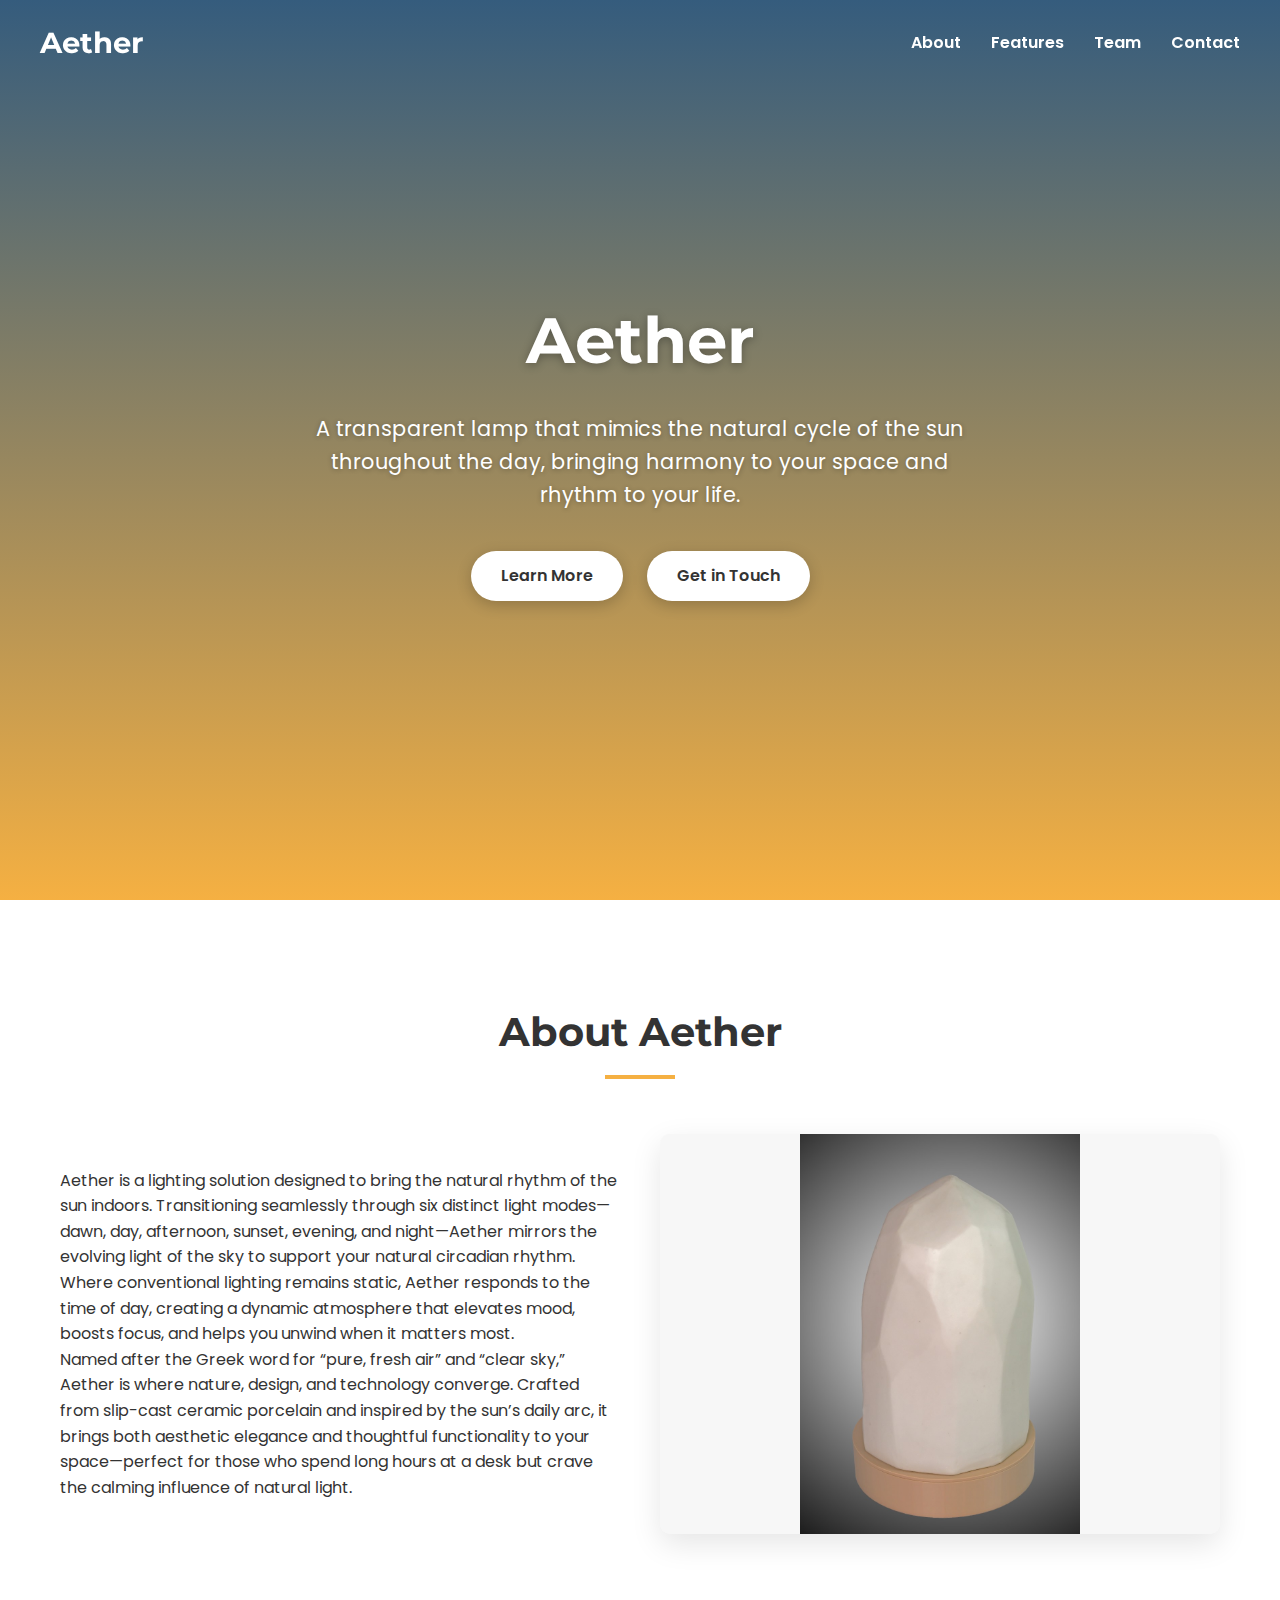
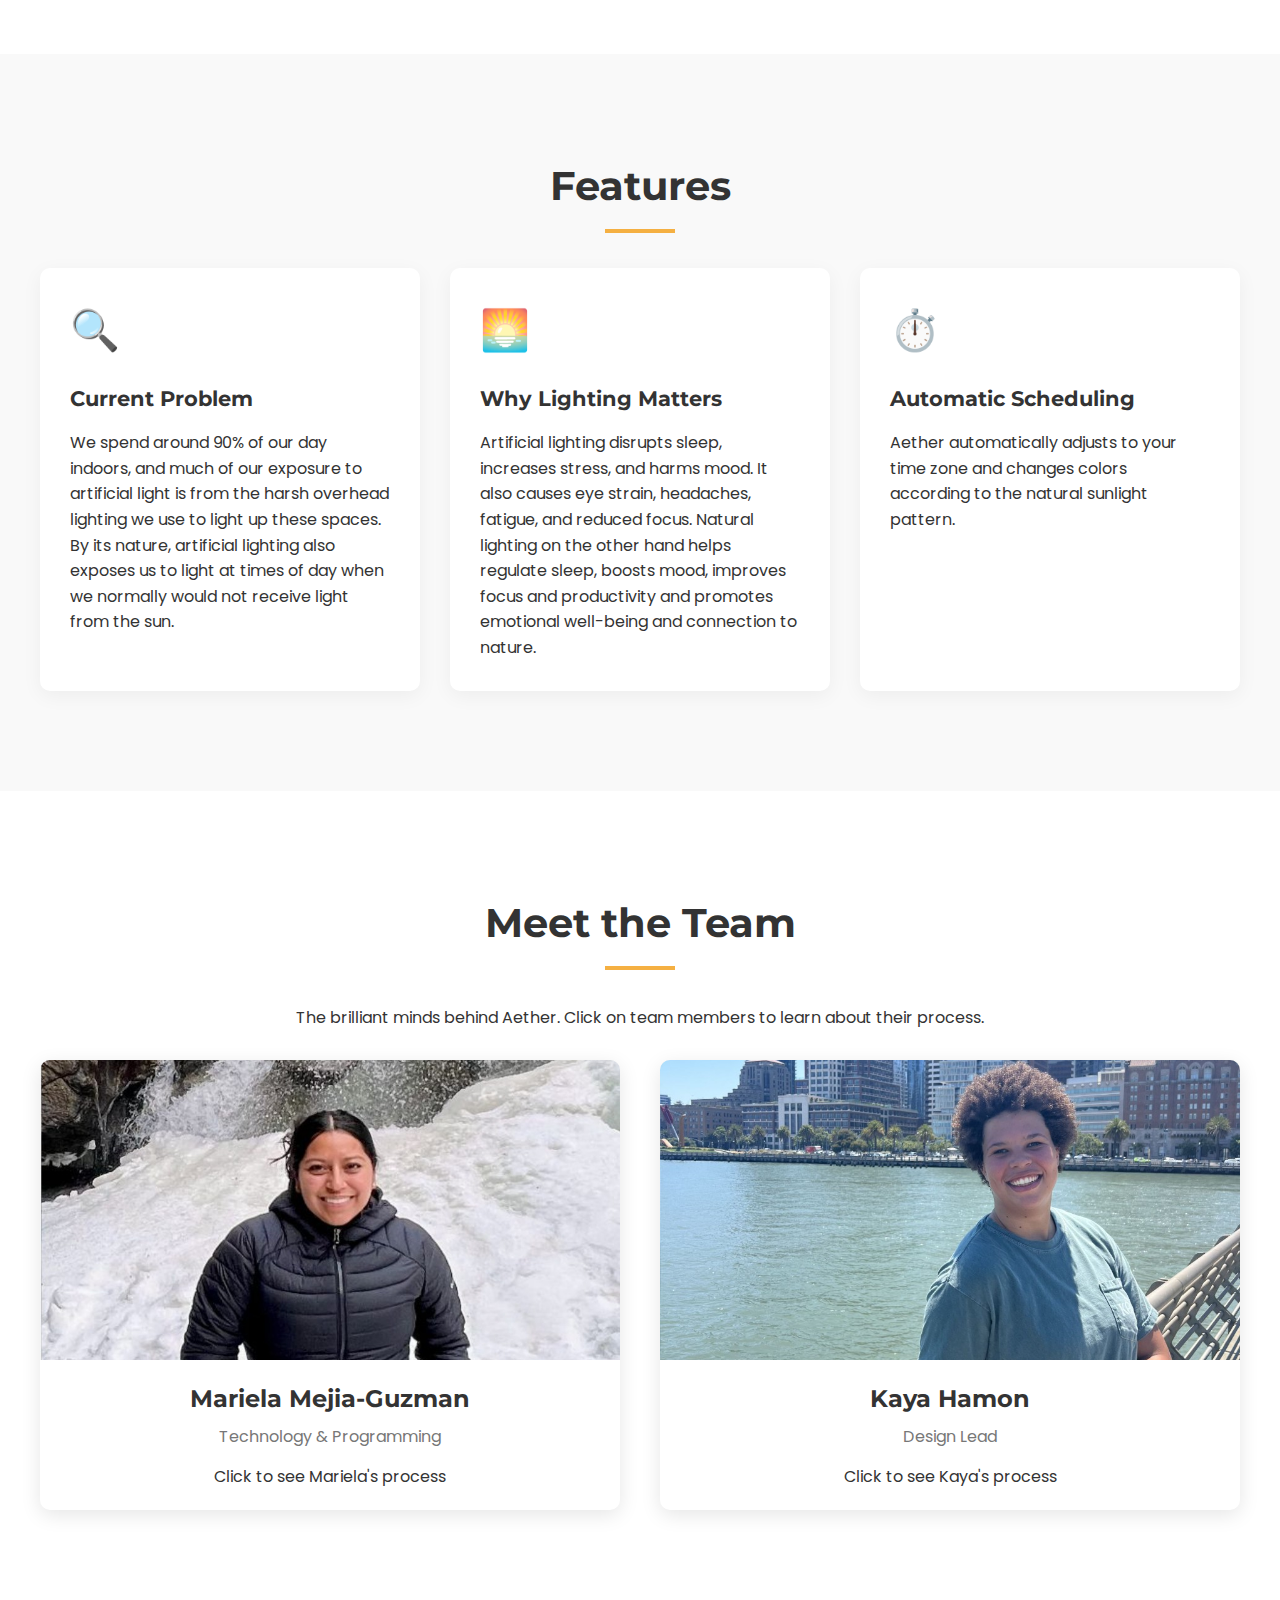
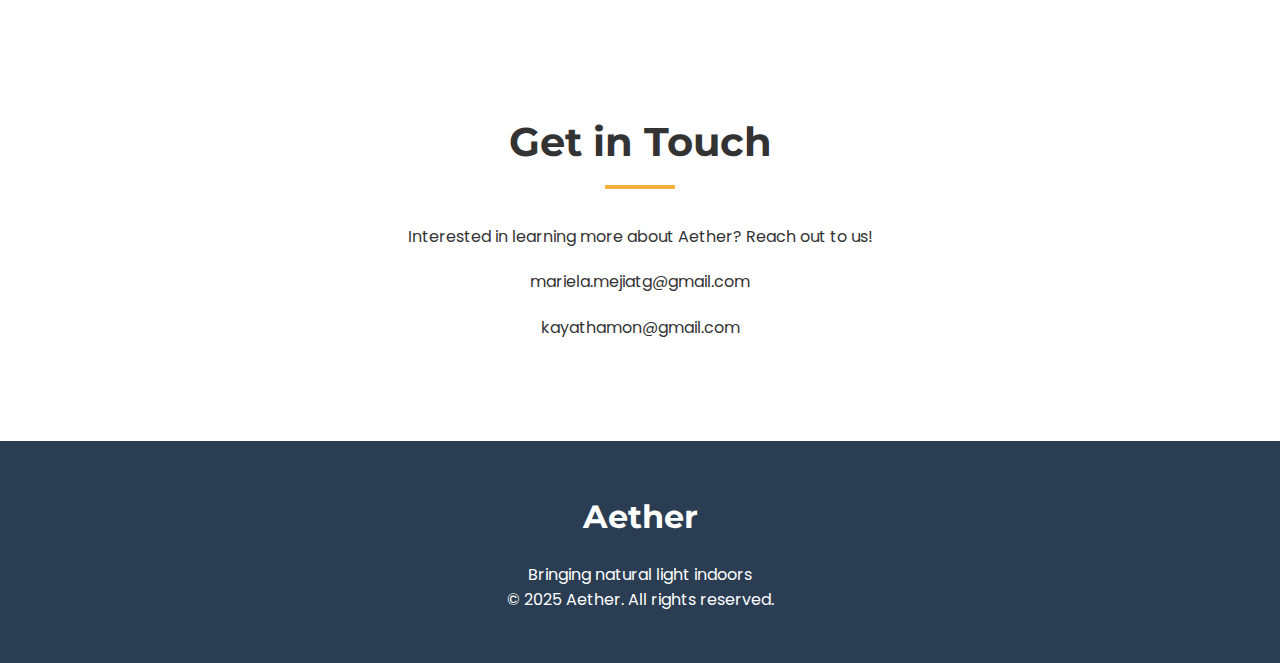
<file: Draft1.html>
<!DOCTYPE html>
<html lang="en">
<head>
    <meta charset="UTF-8">
    <meta name="viewport" content="width=device-width, initial-scale=1.0">
    <title>Aether | Natural Light Technology</title>
    <link rel="stylesheet" href="style1.css" />
</head>
<body>
    <nav id="navbar">
        <a href="#" class="logo">Aether</a>
        <div class="nav-links">
            <a href="#about">About</a>
            <a href="#features">Features</a>
            <a href="#team">Team</a>
            <a href="#contact">Contact</a>
        </div>
    </nav>
    
    <header>
        <div class="gradient-bg" id="gradient-bg"></div>
        <div class="overlay">
            <h1>Aether</h1>
            <p>A transparent lamp that mimics the natural cycle of the sun throughout the day, bringing harmony to your space and rhythm to your life.</p>
            <div>
                <a href="#about" class="btn">Learn More</a>
                <a href="#contact" class="btn">Get in Touch</a>
            </div>
        </div>
    </header>
    
    <section class="section about" id="about">
        <div class="container">
            <h2 class="section-title">About Aether</h2>
            <div class="about-content">
                <div class="about-text">
                    <p>Aether is a lighting solution designed to bring the natural rhythm of the sun indoors. Transitioning seamlessly through six distinct light modes—dawn, day, afternoon, sunset, evening, and night—Aether mirrors the evolving light of the sky to support your natural circadian rhythm.</p>
                    <p>Where conventional lighting remains static, Aether responds to the time of day, creating a dynamic atmosphere that elevates mood, boosts focus, and helps you unwind when it matters most.</p>
                    <p>Named after the Greek word for “pure, fresh air” and “clear sky,” Aether is where nature, design, and technology converge. Crafted from slip-cast ceramic porcelain and inspired by the sun’s daily arc, it brings both aesthetic elegance and thoughtful functionality to your space—perfect for those who spend long hours at a desk but crave the calming influence of natural light.</p>
                </div>
                <div class="about-image">
                    <img src="AetherLamp.jpg" alt="Aether Lamp" class="lamp-image">
                </div>
            </div>
        </div>
    </section>
    
    <section class="section features" id="features">
        <div class="container">
            <h2 class="section-title">Features</h2>
            <div class="features-grid">
                <div class="feature-item">
                    <div class="feature-icon">🔍</div>
                    <h3 class="feature-title">Current Problem</h3>
                    <p>We spend around 90% of our day indoors, and much of our exposure to artificial light is from the harsh overhead lighting we use to light up these spaces. By its nature, artificial lighting also exposes us to light at times of day when we normally would not receive light from the sun.</p>
                </div>
                <div class="feature-item">
                    <div class="feature-icon">🌅</div>
                    <h3 class="feature-title">Why Lighting Matters</h3>
                    <p>Artificial lighting disrupts sleep, increases stress, and harms mood. It also causes eye strain, headaches, fatigue, and reduced focus.
                    Natural lighting on the other hand helps regulate sleep, boosts mood, improves focus and productivity and promotes emotional well-being and connection to nature.</p>
                </div>
                <div class="feature-item">
                    <div class="feature-icon">⏱️</div>
                    <h3 class="feature-title">Automatic Scheduling</h3>
                    <p>Aether automatically adjusts to your time zone and changes colors according to the natural sunlight pattern.</p>
                </div>
                <!--<div class="feature-item">
                    <div class="feature-icon">💤</div>
                    <h3 class="feature-title">Better Sleep</h3>
                    <p>By mimicking natural light patterns, SunCycle helps regulate your circadian rhythm for improved sleep quality.</p>
                </div>
                <div class="feature-item">
                    <div class="feature-icon">🎨</div>
                    <h3 class="feature-title">Customizable Modes</h3>
                    <p>Adjust brightness levels and transition times to suit your personal preferences and schedule.</p>
                </div>
                <div class="feature-item">
                    <div class="feature-icon">🔋</div>
                    <h3 class="feature-title">Energy Efficient</h3>
                    <p>Uses low-energy LED technology for sustainable lighting that's gentle on your energy bill.</p>
                </div> -->
            </div>
        </div>
    </section>
    
    <section class="section team" id="team">
        <div class="container">
            <h2 class="section-title">Meet the Team</h2>
            <p>The brilliant minds behind Aether. Click on team members to learn about their process.</p>
            <div class="team-grid">
                <div class="team-member" onclick="openModal('member1')">
                    <div class="member-img">
                        <img src="Mariela.jpg" alt="Team Member 1" style="width:100%; height:100%; object-fit:cover;">
                    </div>
                    <div class="member-info">
                        <h3 class="member-name">Mariela Mejia-Guzman</h3>
                        <p class="member-role">Technology & Programming</p>
                        <p>Click to see Mariela's process</p>
                    </div>
                </div>
                <div class="team-member" onclick="openModal('member2')">
                    <div class="member-img">
                        <img src="Kaya.jpg" alt="Team Member 2" style="width:100%; height:100%; object-fit:cover;">
                    </div>
                    <div class="member-info">
                        <h3 class="member-name">Kaya Hamon</h3>
                        <p class="member-role">Design Lead</p>
                        <p>Click to see Kaya's process</p>
                    </div>
                </div>
            </div>
        </div>
    </section>
    
    <section class="section" id="contact">
        <div class="container">
            <h2 class="section-title">Get in Touch</h2>
            <div style="text-align: center; max-width: 600px; margin: 0 auto;">
                <p>Interested in learning more about Aether? Reach out to us!</p>
                <p style="margin: 20px 0;">mariela.mejiatg@gmail.com<p> kayathamon@gmail.com</p>
                <!--<p>Follow our journey on social media!</p>
                <div class="social-links" style="margin-top: 20px;">
                    <a href="#">📱</a>
                    <a href="#">📸</a>
                    <a href="#">🐦</a>
                </div> -->
            </div>
        </div>
    </section>
    
    <footer>
        <div class="footer-content">
            <div class="footer-logo">Aether</div>
            <p>Bringing natural light indoors</p>
            <p>&copy; 2025 Aether. All rights reserved.</p>
        </div>
    </footer>
    
    <!-- Team Member Modals -->
    <div class="modal" id="member1-modal">
        <div class="modal-content">
            <span class="close-modal" onclick="closeModal('member1')">×</span>
            <h2>Mariela Mejia-Guzman's Process</h2>
            <p>Technology & Programming Lead</p>
            
            <div class="process-timeline">
                <div class="timeline-item">
                    <div class="timeline-content">
                        <span class="timeline-date">Ideation Phase</span>
                        <h3>Concept Development</h3>
                        <p>My journey with SunCycle began with research into how light affects human well-being. I was fascinated by studies showing how artificial lighting disrupts our natural rhythms, and started sketching ideas for a lamp that could mimic the sun's natural progression.</p>
                    </div>
                </div>
                
                <div class="timeline-item">
                    <div class="timeline-content">
                        <span class="timeline-date">Design Phase</span>
                        <h3>Material Exploration</h3>
                        <p>Finding the perfect transparent material that would diffuse light beautifully while maintaining structural integrity was challenging. After testing multiple options, I settled on a specialized polycarbonate with optical properties that enhanced the light transitions.</p>
                    </div>
                </div>
                
                <div class="timeline-item">
                    <div class="timeline-content">
                        <span class="timeline-date">Prototyping</span>
                        <h3>Form Finding</h3>
                        <p>The lamp's form went through numerous iterations. I wanted to create something that looked beautiful both when illuminated and when off. The final curved design allows light to refract through the material in fascinating ways throughout the day.</p>
                    </div>
                </div>
                
                <div class="timeline-item">
                    <div class="timeline-content">
                        <span class="timeline-date">Final Development</span>
                        <h3>Engineering Solutions</h3>
                        <p>Integrating the lighting technology with the physical form required creative engineering solutions. I worked closely with Jordan to develop a system that allowed for smooth transitions between light states while maintaining the lamp's aesthetic integrity.</p>
                    </div>
                </div>
            </div>
        </div>
    </div>
    
    <div class="modal" id="member2-modal">
        <div class="modal-content">
            <span class="close-modal" onclick="closeModal('member2')">×</span>
            <h2>Kaya Hamon's Process</h2>
            <p>Design Lead</p>
            
            <div class="process-timeline">
                <div class="timeline-item">
                    <div class="timeline-content">
                        <span class="timeline-date">Research Phase</span>
                        <h3>Light Science</h3>
                        <p>My work on SunCycle began with an in-depth study of the science behind natural light. I analyzed the specific wavelengths and color temperatures present throughout the day and developed an algorithm to recreate these conditions accurately.</p>
                    </div>
                </div>
                
                <div class="timeline-item">
                    <div class="timeline-content">
                        <span class="timeline-date">Development</span>
                        <h3>Smart Controller</h3>
                        <p>Creating a controller that could autonomously track time and location to adjust the light accordingly was a complex challenge. I developed a microcontroller system that uses real-time data to create seamless transitions throughout the day.</p>
                    </div>
                </div>
                
                <div class="timeline-item">
                    <div class="timeline-content">
                        <span class="timeline-date">Testing</span>
                        <h3>Light Pattern Optimization</h3>
                        <p>We conducted extensive testing to ensure our light patterns truly mimicked natural sunlight. This involved both spectral analysis and human perception studies, allowing us to fine-tune the transitions for maximum benefit and aesthetic appeal.</p>
                    </div>
                </div>
                
                <div class="timeline-item">
                    <div class="timeline-content">
                        <span class="timeline-date">Implementation</span>
                        <h3>Energy Efficiency</h3>
                        <p>An important aspect of my work was optimizing the system for energy efficiency. Through careful component selection and power management programming, we were able to create a lamp that provides beautiful light while consuming minimal energy.</p>
                    </div>
                </div>
            </div>
        </div>
    </div>
    
    <script>
        // Light cycle animation
        const gradientBg = document.getElementById('gradient-bg');
        const lightModes = ['dawn-mode', 'day-mode', 'afternoon-mode', 'sunset-mode', 'evening-mode', 'night-mode'];
        let currentModeIndex = 0;
        
        function cycleLightMode() {
            // Remove all modes
            lightModes.forEach(mode => gradientBg.classList.remove(mode));
            
            // Add current mode
            gradientBg.classList.add(lightModes[currentModeIndex]);
            
            // Update index for next cycle
            currentModeIndex = (currentModeIndex + 1) % lightModes.length;
        }
        
        // Initial call
        cycleLightMode();
        
        // Set interval for cycling (every 7 seconds)
        setInterval(cycleLightMode, 7000);
        
        // Navbar scroll effect
        const navbar = document.getElementById('navbar');
        window.addEventListener('scroll', () => {
            if (window.scrollY > 100) {
                navbar.classList.add('nav-scrolled');
            } else {
                navbar.classList.remove('nav-scrolled');
            }
        });
        
        // Modal functions
        function openModal(memberId) {
            document.getElementById(memberId + '-modal').style.display = 'block';
            document.body.style.overflow = 'hidden'; // Prevent scrolling
        }
        
        function closeModal(memberId) {
            document.getElementById(memberId + '-modal').style.display = 'none';
            document.body.style.overflow = 'auto'; // Re-enable scrolling
        }
        
        // Close modal when clicking outside of content
        window.onclick = function(event) {
            if (event.target.classList.contains('modal')) {
                event.target.style.display = 'none';
                document.body.style.overflow = 'auto';
            }
        }
        
        // Smooth scrolling for navigation
        document.querySelectorAll('a[href^="#"]').forEach(anchor => {
            anchor.addEventListener('click', function(e) {
                e.preventDefault();
                
                const targetId = this.getAttribute('href');
                if (targetId === '#') return;
                
                const targetElement = document.querySelector(targetId);
                if (targetElement) {
                    window.scrollTo({
                        top: targetElement.offsetTop - 70,
                        behavior: 'smooth'
                    });
                }
            });
        });
    </script>
</body>
</html>
</file>
<file: style1.css>
@import url('https://fonts.googleapis.com/css2?family=Montserrat:wght@300;400;600;700&family=Poppins:wght@300;400;600&display=swap');
        
        :root {
            --dawn-color: #f5b042;
            --day-color: #facc6b;
            --afternoon-color: #fcd384;
            --sunset-color: #f67280;
            --evening-color: #355c7d;
            --night-color: #2a3d52;
        }
        
        * {
            margin: 0;
            padding: 0;
            box-sizing: border-box;
        }
        
        body {
            font-family: 'Poppins', sans-serif;
            color: #333;
            line-height: 1.6;
            overflow-x: hidden;
        }
        
        header {
            position: relative;
            height: 100vh;
            overflow: hidden;
        }
        
        .gradient-bg {
            position: absolute;
            top: 0;
            left: 0;
            width: 100%;
            height: 100%;
            transition: background 5s ease;
            background: linear-gradient(to bottom, var(--dawn-color), var(--day-color));
        }
        
        .overlay {
            position: absolute;
            top: 0;
            left: 0;
            width: 100%;
            height: 100%;
            display: flex;
            flex-direction: column;
            justify-content: center;
            align-items: center;
            text-align: center;
            padding: 0 20px;
            z-index: 2;
        }
        
        .overlay h1 {
            font-family: 'Montserrat', sans-serif;
            font-size: 4rem;
            font-weight: 700;
            margin-bottom: 20px;
            color: white;
            text-shadow: 0 2px 10px rgba(0,0,0,0.3);
        }
        
        .overlay p {
            font-size: 1.3rem;
            max-width: 700px;
            margin-bottom: 30px;
            color: white;
            text-shadow: 0 1px 5px rgba(0,0,0,0.3);
        }
        
        .btn {
            display: inline-block;
            padding: 12px 30px;
            background: white;
            color: #333;
            border-radius: 30px;
            font-weight: 600;
            text-decoration: none;
            margin: 10px;
            transition: all 0.3s ease;
            box-shadow: 0 4px 15px rgba(0,0,0,0.2);
        }
        
        .btn:hover {
            transform: translateY(-3px);
            box-shadow: 0 6px 20px rgba(0,0,0,0.25);
        }
        
        nav {
            position: fixed;
            top: 0;
            left: 0;
            width: 100%;
            display: flex;
            justify-content: space-between;
            padding: 20px 40px;
            z-index: 10;
            transition: all 0.3s ease;
        }
        
        .nav-scrolled {
            background: rgba(255,255,255,0.95);
            box-shadow: 0 5px 20px rgba(0,0,0,0.1);
        }
        
        .logo {
            font-family: 'Montserrat', sans-serif;
            font-size: 1.8rem;
            font-weight: 700;
            color: white;
            text-decoration: none;
            transition: color 0.3s ease;
        }
        
        .nav-scrolled .logo {
            color: #333;
        }
        
        .nav-links {
            display: flex;
            align-items: center;
        }
        
        .nav-links a {
            margin-left: 30px;
            color: white;
            text-decoration: none;
            font-weight: 600;
            transition: color 0.3s ease;
        }
        
        .nav-scrolled .nav-links a {
            color: #333;
        }
        
        .nav-links a:hover {
            color: var(--dawn-color);
        }
        
        .section {
            padding: 100px 20px;
        }
        
        .container {
            max-width: 1200px;
            margin: 0 auto;
        }
        
        .section-title {
            font-family: 'Montserrat', sans-serif;
            font-size: 2.5rem;
            margin-bottom: 50px;
            text-align: center;
            position: relative;
        }
        
        .section-title:after {
            content: "";
            position: absolute;
            bottom: -15px;
            left: 50%;
            transform: translateX(-50%);
            width: 70px;
            height: 4px;
            background: var(--dawn-color);
        }
        
        .about-content {
            display: flex;
            flex-wrap: wrap;
            align-items: center;
            justify-content: space-between;
        }
        
        .about-text {
            flex: 1;
            min-width: 300px;
            padding: 0 20px;
        }
        
        .about-image {
            flex: 1;
            min-width: 300px;
            height: 400px;
            background: #f7f7f7;
            border-radius: 10px;
            margin: 20px;
            box-shadow: 0 10px 30px rgba(0,0,0,0.1);
            overflow: hidden;
            position: relative;
        }
        
        .lamp-image {
            width: 100%;
            height: 100%;
            object-fit: contain;
            background-color: #f7f7f7; /* optional: matches container background */
        }
        
        .features {
            background: #f9f9f9;
        }
        
        .features-grid {
            display: grid;
            grid-template-columns: repeat(auto-fit, minmax(300px, 1fr));
            gap: 30px;
        }
        
        .feature-item {
            background: white;
            padding: 30px;
            border-radius: 10px;
            box-shadow: 0 5px 20px rgba(0,0,0,0.05);
            transition: transform 0.3s ease;
        }
        
        .feature-item:hover {
            transform: translateY(-10px);
        }
        
        .feature-icon {
            font-size: 2.5rem;
            margin-bottom: 20px;
            color: var(--dawn-color);
        }
        
        .feature-title {
            font-family: 'Montserrat', sans-serif;
            font-size: 1.3rem;
            margin-bottom: 15px;
        }
        
        .team {
            text-align: center;
        }
        
        .team-grid {
            display: grid;
            grid-template-columns: repeat(auto-fit, minmax(300px, 1fr));
            gap: 40px;
            margin-top: 30px;
        }
        
        .team-member {
            background: white;
            border-radius: 10px;
            overflow: hidden;
            box-shadow: 0 5px 20px rgba(0,0,0,0.1);
            cursor: pointer;
            transition: all 0.3s ease;
        }
        
        .team-member:hover {
            transform: translateY(-10px);
            box-shadow: 0 15px 30px rgba(0,0,0,0.15);
        }
        
        .member-img {
            width: 100%;
            height: 300px;
            background: #eee;
        }
        
        .member-info {
            padding: 20px;
        }
        
        .member-name {
            font-family: 'Montserrat', sans-serif;
            font-size: 1.5rem;
            margin-bottom: 5px;
        }
        
        .member-role {
            font-size: 1rem;
            color: #777;
            margin-bottom: 15px;
        }
        
        footer {
            background: var(--night-color);
            color: white;
            padding: 50px 20px;
            text-align: center;
        }
        
        .footer-content {
            max-width: 500px;
            margin: 0 auto;
        }
        
        .footer-logo {
            font-family: 'Montserrat', sans-serif;
            font-size: 2rem;
            font-weight: 700;
            margin-bottom: 20px;
        }
        
        .social-links {
            display: flex;
            justify-content: center;
            margin: 30px 0;
        }
        
        .social-links a {
            margin: 0 15px;
            color: white;
            font-size: 1.5rem;
            transition: color 0.3s ease;
        }
        
        .social-links a:hover {
            color: var(--dawn-color);
        }
        
        .modal {
            display: none;
            position: fixed;
            top: 0;
            left: 0;
            width: 100%;
            height: 100%;
            background: rgba(0,0,0,0.8);
            z-index: 100;
            overflow-y: auto;
        }
        
        .modal-content {
            background: white;
            margin: 50px auto;
            padding: 40px;
            max-width: 800px;
            border-radius: 10px;
            position: relative;
        }
        
        .close-modal {
            position: absolute;
            top: 20px;
            right: 20px;
            font-size: 1.5rem;
            cursor: pointer;
            transition: color 0.3s ease;
        }
        
        .close-modal:hover {
            color: var(--dawn-color);
        }
        
        .process-timeline {
            margin-top: 40px;
            position: relative;
        }
        
        .process-timeline:before {
            content: "";
            position: absolute;
            top: 0;
            left: 50%;
            transform: translateX(-50%);
            width: 4px;
            height: 100%;
            background: #f0f0f0;
        }
        
        .timeline-item {
            margin-bottom: 50px;
            position: relative;
        }
        
        .timeline-content {
            padding: 20px;
            background: #f9f9f9;
            border-radius: 10px;
            box-shadow: 0 3px 10px rgba(0,0,0,0.05);
        }
        
        .timeline-date {
            display: inline-block;
            padding: 5px 15px;
            background: var(--dawn-color);
            color: white;
            border-radius: 20px;
            font-size: 0.9rem;
            margin-bottom: 15px;
        }
        
        @media (max-width: 768px) {
            .overlay h1 {
                font-size: 2.5rem;
            }
            
            .overlay p {
                font-size: 1.1rem;
            }
            
            .nav-links {
                display: none;
            }
            
            .section-title {
                font-size: 2rem;
            }
            
            .about-content {
                flex-direction: column;
            }
            
            .about-image {
                margin: 40px 0;
            }
        }

        /* Light cycle animation classes */
        .dawn-mode {
            background: linear-gradient(to bottom, #355c7d, #f5b042);
        }
        
        .day-mode {
            background: linear-gradient(to bottom, #f5b042, #facc6b);
        }
        
        .afternoon-mode {
            background: linear-gradient(to bottom, #facc6b, #fcd384);
        }
        
        .sunset-mode {
            background: linear-gradient(to bottom, #fcd384, #f67280);
        }
        
        .evening-mode {
            background: linear-gradient(to bottom, #f67280, #355c7d);
        }
        
        .night-mode {
            background: linear-gradient(to bottom, #355c7d, #2a3d52);
        }
</file>
